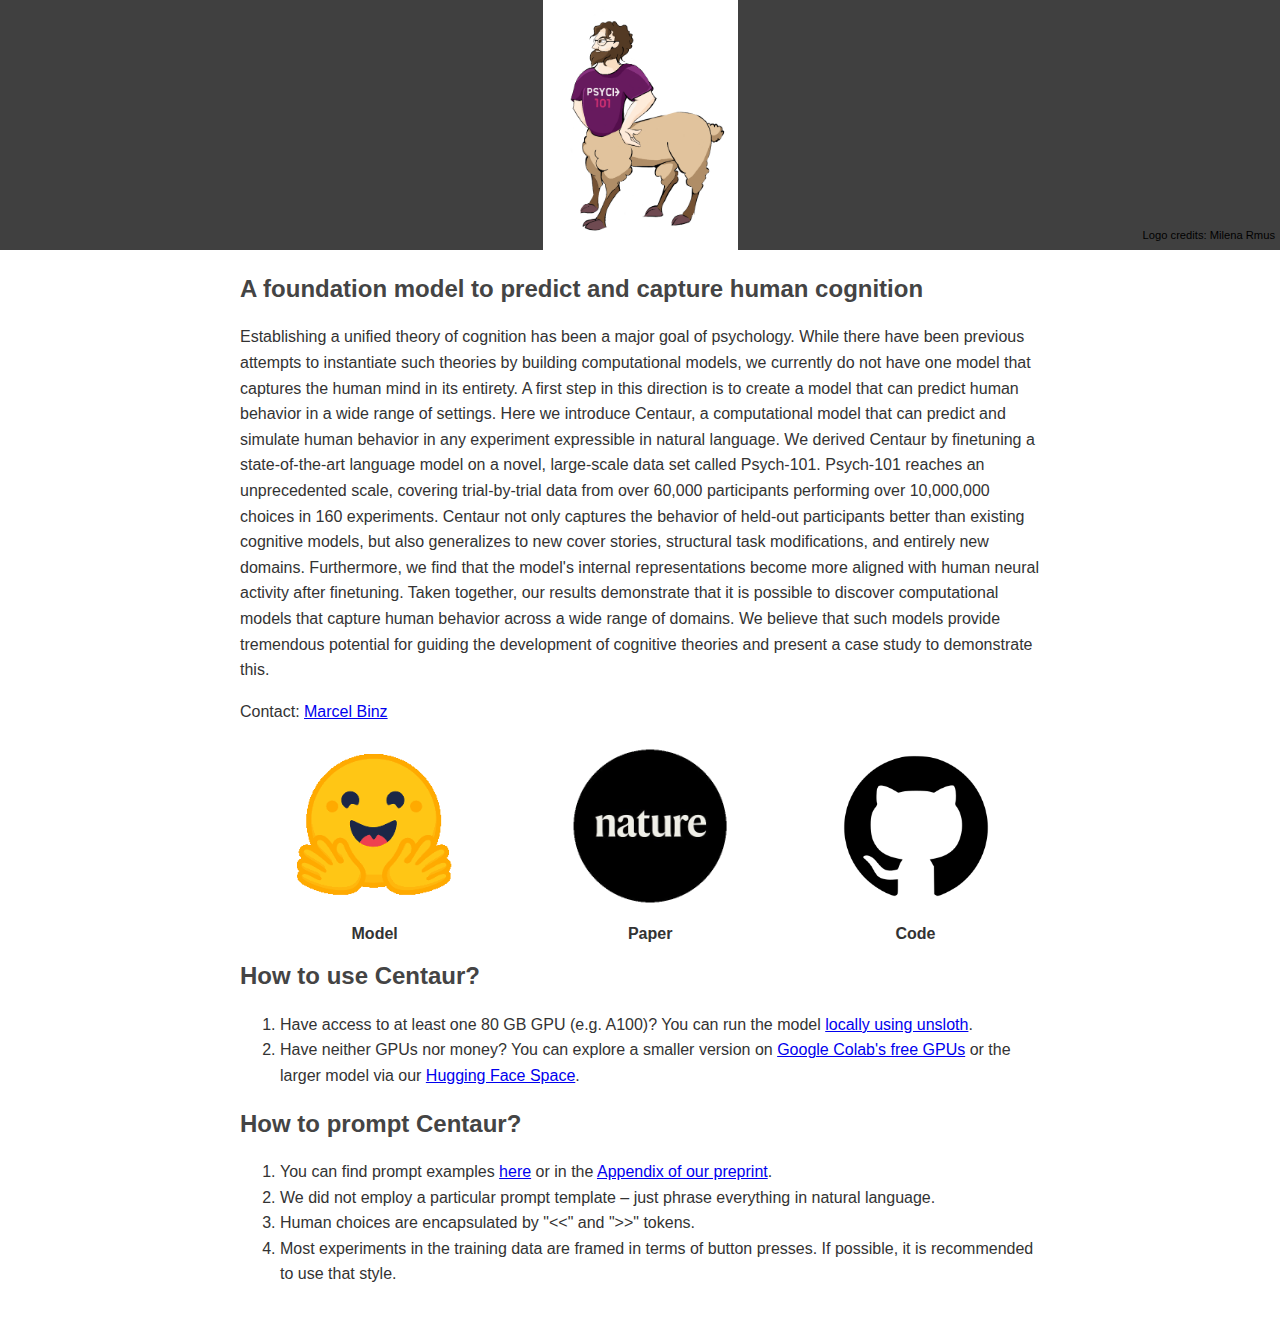
<file: centaur.html>
<!DOCTYPE html>
<html lang="en">
<head>
    <meta charset="UTF-8">
    <meta name="viewport" content="width=device-width, initial-scale=1.0">
    <title>Centaur</title>
    <link rel="stylesheet" href="stylesheets/centaur_styles.css">
</head>
<body>

    <!-- Header with Background Image -->
    <header>
	<div class="header-corner-text">Logo credits: Milena Rmus</div>
    </header>

    <!-- Main Content -->
    <main>
        <section>
            <h2>A foundation model to predict and capture human cognition</h2>
            <p>Establishing a unified theory of cognition has been a major goal of psychology. While there have been previous attempts to instantiate such theories by building computational models, we currently do not have one model that captures the human mind in its entirety. A first step in this direction is to create a model that can predict human behavior in a wide range of settings. Here we introduce Centaur, a computational model that can predict and simulate human behavior in any experiment expressible in natural language. We derived Centaur by finetuning a state-of-the-art language model on a novel, large-scale data set called Psych-101. Psych-101 reaches an unprecedented scale, covering trial-by-trial data from over 60,000 participants performing over 10,000,000 choices in 160 experiments. Centaur not only captures the behavior of held-out participants better than existing cognitive models, but also generalizes to new cover stories, structural task modifications, and entirely new domains. Furthermore, we find that the model's internal representations become more aligned with human neural activity after finetuning. Taken together, our results demonstrate that it is possible to discover computational models that capture human behavior across a wide range of domains. We believe that such models provide tremendous potential for guiding the development of cognitive theories and present a case study to demonstrate this.</p>
                 <p> Contact: <a href= "mailto: marcel.binz@helmholtz-munich.de"> 
      Marcel Binz
   </a>  </p>
        </section>

        <section>
            <center>
            <div class="objective-images">
            <table style="border-collapse: collapse; text-align: center; width: 100%;">
		    <tr>
			<td> <a href="https://huggingface.co/marcelbinz/Llama-3.1-Centaur-70B-adapter" target="_blank">
                    <img src="imgs/huggingface.png" height="150" alt="HuggingFace">
                </a> </td>
			<td><a href="https://www.nature.com/articles/s41586-025-09215-4" target="_blank">
                    <img src="imgs/nature.png" height="170" alt="arXiv">
                </a></td>
			<td><a href="https://github.com/marcelbinz/Llama-3.1-Centaur-70B" target="_blank">
                    <img src="imgs/github.png" height="150" alt="GitHub">
                </a></td>
		    </tr>
		    <tr>
			<td><b>Model</b></td>
			<td><b>Paper</b></td>
			<td><b>Code</b></td>
		    </tr>
	   </table>
            	 
            </div>
            </center>
        </section>

        <section>
	    <h2 id="use-centaur-title" style="display: inline-flex; align-items: center;">
		How to use Centaur?
	    </h2>
	    <ol>
		<li>Have access to at least one 80 GB GPU (e.g. A100)? You can run the model <a href= "https://github.com/marcelbinz/Llama-3.1-Centaur-70B/blob/main/run_minimal.py"> locally using unsloth</a>.</li>
		<li>Have neither GPUs nor money? You can explore a smaller version on <a href= "https://colab.research.google.com/drive/1BfVE7xRQePDBHZzk_3WOQPgfGs23BTly?usp=sharing"> Google Colab's free GPUs</a> or the larger model via our <a href= "https://huggingface.co/spaces/marcelbinz/Centaur"> Hugging Face Space</a>.</li>
	    </ol>
	</section>
		

	<section>
	    <h2 id="prompt-centaur-title" style="display: inline-flex; align-items: center;">
		How to prompt Centaur?
	    </h2>
	    <ol>
		<li>You can find prompt examples <a href= "https://github.com/marcelbinz/Llama-3.1-Centaur-70B/blob/main/run_minimal.py"> here</a> or in the <a href= "https://arxiv.org/abs/2410.20268"> Appendix of our preprint</a>. </li>
		<li>We did not employ a particular prompt template – just phrase everything in natural language.</li>
		<li>Human choices are encapsulated by "<<" and ">>" tokens.</li>
		<li>Most experiments in the training data are framed in terms of button presses. If possible, it is recommended to use that style.</li>
	    </ol>
	</section>
		
      

	
	

    </main>

</body>
</html>
</file>
<file: stylesheets/centaur_styles.css>
/* General Styles */
body {
    font-family: Arial, sans-serif;
    margin: 0;
    padding: 0;
    color: #333;
    line-height: 1.6;
}

/* Header with Background Image */
header {
	position: relative; /* Added for positioning child elements */
    	background-image: url('../imgs/centaur.png'); /* Replace with the path to your image */
 	background-size: contain; /* Resize to fit the container */
        background-repeat: no-repeat; /* Prevent tiling */
        background-position: center; /* Center the image */
        background-color: rgba(0, 0, 0, 0.75); /* Green with 80% opacity */
        height: 250px; /* Set header height */
        width: 100%; /* Optional width adjustment */
        margin: 0 auto 0; /* 40px top margin, auto for horizontal centering */
}

.header-content {
    background: rgba(0, 0, 0, 0.75); /* Adds a semi-transparent overlay */
    padding: 20px;
    display: inline-block;
    border-radius: 8px;
}

/* Add styles for the text in the bottom corner of the header */
.header-corner-text {
    position: absolute;
    bottom: 5px; /* Adjust vertical position */
    right: 5px; /* Adjust horizontal position */
    font-size: 0.7em; /* Small font size */
    color: black; /* Ensure it contrasts with the background */
    padding: 0px 0px; /* Add padding for a clean look */
    border-radius: 0px; /* Rounded edges */
}

header h1 {
    font-size: 2.5em;
    margin: 0;
}

header p {
    font-size: 1.2em;
    margin-top: 5px;
}

/* Main Content Styling */
main {
    padding: 20px;
    max-width: 800px;
    margin: 0 auto;
}

h2 {
    color: #444;
    border: none;
    padding: 0;
    margin: 0; /* Adjust as needed */
}

section {
    margin-bottom: 10px;
    background: none;
    padding: 0px;
    border-radius: 8px;
}

/* Footer Styling */
footer {
    background-color: #333;
    color: #fff;
    text-align: center;
    padding: 20px;
    font-size: 0.9em;
}

footer a {
    color: #ddd;
    text-decoration: none;
}

footer a:hover {
    color: #fff;
}


#use-centaur-section {
    display: none; /* Set to 'none' if you want it hidden by default */
    transition: max-height 0.4s ease-out;
    border-bottom: none; /* Remove the line specifically for this heading */
}

#prompt-centaur-section {
    display: none; /* Set to 'none' if you want it hidden by default */
    transition: max-height 0.4s ease-out;
    border-bottom: none; /* Remove the line specifically for this heading */
}

#contribute-centaur-section {
    display: none; /* Set to 'none' if you want it hidden by default */
    transition: max-height 0.4s ease-out;
    border-bottom: none; /* Remove the line specifically for this heading */
}

#toggle-button {
    background: none;
    border: none;
    font-size: 1.2em; /* Adjust to match heading size */
    cursor: pointer;
    color: #444;
    margin-left: 0px;
    margin-right: 10px;
    position: relative;
    top: -1px; /* Move upwards */
}

#toggle-button:focus {
    outline: none;
}

#toggle-button1 {
    background: none;
    border: none;
    font-size: 1.2em; /* Adjust to match heading size */
    cursor: pointer;
    color: #444;
    margin-left: 0px;
    margin-right: 10px;
    position: relative;
    top: -1px; /* Move upwards */
}

#toggle-button1:focus {
    outline: none;
}

#toggle-button2 {
    background: none;
    border: none;
    font-size: 1.2em; /* Adjust to match heading size */
    cursor: pointer;
    color: #444;
    margin-left: 0px;
    margin-right: 10px;
    position: relative;
    top: -1px; /* Move upwards */
}

#toggle-button2:focus {
    outline: none;
}
</file>
